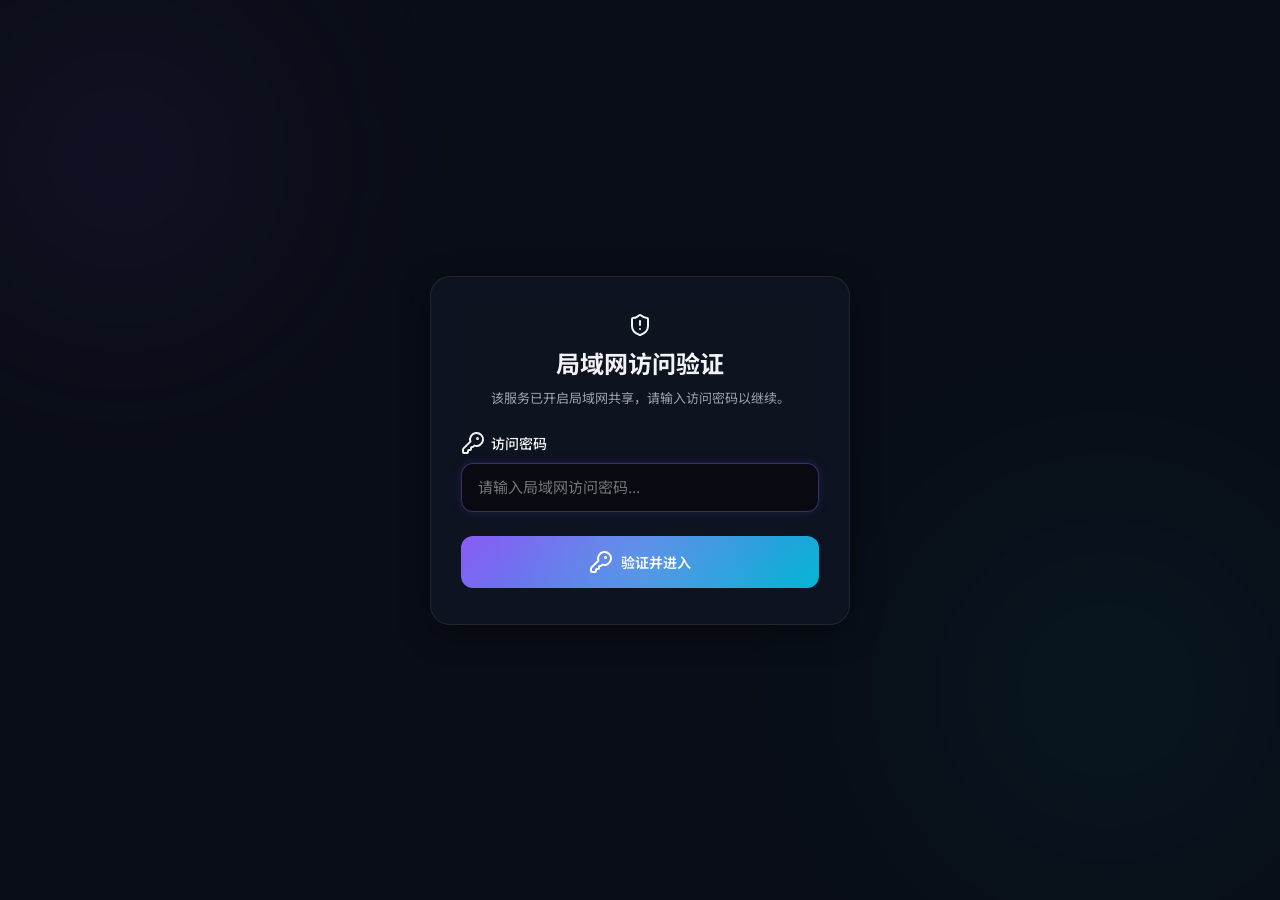
<file: templates/login.html>
<!DOCTYPE html>
<html lang="zh-CN">
<head>
    <meta charset="UTF-8">
    <meta name="viewport" content="width=device-width, initial-scale=1.0">
    <title>Z_PDF_Unlocker - 访问验证</title>
    <link rel="shortcut icon" href="/static/favicon.ico" type="image/x-icon">
    <!-- Google Fonts -->
    <link rel="preconnect" href="https://fonts.googleapis.com">
    <link rel="preconnect" href="https://fonts.gstatic.com" crossorigin>
    <link href="https://fonts.googleapis.com/css2?family=Outfit:wght@300;400;500;600;700&family=Noto+Sans+SC:wght@300;400;500;700&display=swap" rel="stylesheet">
    <!-- Lucide Icons -->
    <script src="/static/lucide.min.js"></script>
    <link rel="stylesheet" href="/static/style.css">
    <style>
        .login-container {
            width: 100%;
            max-width: 420px;
            margin: auto;
            animation: fade-in-up 0.6s ease-out;
        }
        .login-card {
            display: flex;
            flex-direction: column;
            gap: 24px;
            text-align: center;
            padding: 36px 30px;
        }
        .login-header {
            display: flex;
            flex-direction: column;
            align-items: center;
            gap: 8px;
        }
        .login-header i {
            width: 48px;
            height: 48px;
            color: var(--accent-cyan);
            margin-bottom: 8px;
            filter: drop-shadow(0 0 10px rgba(6, 182, 212, 0.4));
        }
        .error-message {
            color: var(--danger);
            font-size: 13px;
            background: var(--danger-bg);
            border: 1px solid var(--danger-border);
            padding: 10px 14px;
            border-radius: 10px;
            display: none;
            text-align: left;
        }
    </style>
</head>
<body>
    <div class="background-decorations">
        <div class="blob blob-1"></div>
        <div class="blob blob-2"></div>
    </div>

    <div class="login-container">
        <div class="login-card glass-panel">
            <div class="login-header">
                <i data-lucide="shield-alert"></i>
                <h2>局域网访问验证</h2>
                <p style="color: var(--text-secondary); font-size: 13px;">该服务已开启局域网共享，请输入访问密码以继续。</p>
            </div>
            
            <div class="error-message" id="error-box"></div>

            <div class="input-group" style="text-align: left;">
                <label for="lan-password">
                    <i data-lucide="key-round"></i>访问密码
                </label>
                <div class="password-wrapper">
                    <input type="password" id="lan-password" placeholder="请输入局域网访问密码..." autofocus>
                </div>
            </div>

            <button id="btn-login" class="btn btn-primary btn-glow">
                <i data-lucide="key-round"></i>
                验证并进入
            </button>
        </div>
    </div>

    <script>
        // 初始化 Lucide 图标
        lucide.createIcons();

        const passwordInput = document.getElementById('lan-password');
        const loginBtn = document.getElementById('btn-login');
        const errorBox = document.getElementById('error-box');

        async function doLogin() {
            const password = passwordInput.value.trim();
            if (!password) {
                showError('请输入访问密码！');
                return;
            }

            loginBtn.disabled = true;
            loginBtn.innerHTML = '验证中...';
            errorBox.style.display = 'none';

            try {
                const response = await fetch('/api/login', {
                    method: 'POST',
                    headers: { 'Content-Type': 'application/json' },
                    body: JSON.stringify({ password })
                });
                const data = await response.json();
                if (response.ok && data.success) {
                    window.location.reload();
                } else {
                    showError(data.error || '验证失败，密码错误。');
                }
            } catch (err) {
                showError('无法连接到服务，请检查网络。');
            } finally {
                loginBtn.disabled = false;
                loginBtn.innerHTML = '<i data-lucide="key-round"></i>验证并进入';
                lucide.createIcons();
            }
        }

        function showError(msg) {
            errorBox.textContent = msg;
            errorBox.style.display = 'block';
            passwordInput.focus();
        }

        loginBtn.addEventListener('click', doLogin);
        passwordInput.addEventListener('keydown', (e) => {
            if (e.key === 'Enter') {
                doLogin();
            }
        });
    </script>
</body>
</html>
</file>
<file: static/style.css>
/* ==========================================================================
   CSS Design System: Dark Glassmorphism Upload Portal
   ========================================================================== */

:root {
    --bg-primary: #090d16;
    --card-bg: rgba(17, 24, 39, 0.65);
    --card-border: rgba(255, 255, 255, 0.08);
    --card-border-focus: rgba(139, 92, 246, 0.4);
    
    --text-primary: #f3f4f6;
    --text-secondary: #9ca3af;
    --text-muted: #6b7280;
    
    --accent-purple: #8b5cf6;
    --accent-cyan: #06b6d4;
    --accent-gradient: linear-gradient(135deg, #8b5cf6, #06b6d4);
    
    --success: #10b981;
    --success-bg: rgba(16, 185, 129, 0.1);
    --success-border: rgba(16, 185, 129, 0.2);
    
    --warning: #f59e0b;
    --warning-bg: rgba(245, 158, 11, 0.1);
    --warning-border: rgba(245, 158, 11, 0.2);

    --danger: #ef4444;
    --danger-bg: rgba(239, 68, 68, 0.1);
    --danger-border: rgba(239, 68, 68, 0.2);

    --shadow-glow: 0 0 25px rgba(139, 92, 246, 0.25);
    --shadow-glow-cyan: 0 0 25px rgba(6, 182, 212, 0.3);
    --transition-smooth: all 0.3s cubic-bezier(0.4, 0, 0.2, 1);
}

/* Base resets */
* {
    margin: 0;
    padding: 0;
    box-sizing: border-box;
}

body {
    font-family: 'Outfit', 'Noto Sans SC', system-ui, -apple-system, BlinkMacSystemFont, "Segoe UI", Roboto, sans-serif;
    background-color: var(--bg-primary);
    color: var(--text-primary);
    min-height: 100vh;
    display: flex;
    justify-content: center;
    align-items: center;
    overflow-x: hidden;
    position: relative;
    padding: 20px;
}

/* Ambient Background Blobs */
.background-decorations {
    position: absolute;
    top: 0;
    left: 0;
    width: 100%;
    height: 100%;
    z-index: -1;
    overflow: hidden;
    pointer-events: none;
}

.blob {
    position: absolute;
    border-radius: 50%;
    filter: blur(100px);
    opacity: 0.55;
    animation: blob-float 12s infinite alternate ease-in-out;
}

.blob-1 {
    top: -10%;
    left: -10%;
    width: 500px;
    height: 500px;
    background: radial-gradient(circle, rgba(139, 92, 246, 0.18) 0%, rgba(0,0,0,0) 70%);
}

.blob-2 {
    bottom: -10%;
    right: -10%;
    width: 600px;
    height: 600px;
    background: radial-gradient(circle, rgba(6, 182, 212, 0.15) 0%, rgba(0,0,0,0) 70%);
    animation-delay: -6s;
}

@keyframes blob-float {
    0% { transform: translate(0, 0) scale(1); }
    100% { transform: translate(40px, 60px) scale(1.15); }
}

/* App Container */
.app-container {
    width: 100%;
    max-width: 760px;
    display: flex;
    flex-direction: column;
    gap: 24px;
    animation: fade-in-up 0.6s ease-out;
}

@keyframes fade-in-up {
    from { opacity: 0; transform: translateY(20px); }
    to { opacity: 1; transform: translateY(0); }
}

/* Header */
.app-header {
    display: flex;
    justify-content: space-between;
    align-items: center;
    padding: 10px 5px;
}

.logo-area {
    display: flex;
    align-items: center;
    gap: 16px;
}

.logo-icon-wrapper {
    width: 52px;
    height: 52px;
    border-radius: 16px;
    background: var(--accent-gradient);
    display: flex;
    align-items: center;
    justify-content: center;
    box-shadow: var(--shadow-glow);
}

.logo-icon {
    width: 24px;
    height: 24px;
    color: white;
}

.animate-pulse {
    animation: pulse-glow 2.5s infinite;
}

@keyframes pulse-glow {
    0%, 100% { transform: scale(1); filter: drop-shadow(0 0 2px white); }
    50% { transform: scale(1.08); filter: drop-shadow(0 0 8px rgba(255,255,255,0.8)); }
}

.app-header h1 {
    font-size: 24px;
    font-weight: 700;
    letter-spacing: 0.5px;
    background: var(--accent-gradient);
    -webkit-background-clip: text;
    -webkit-text-fill-color: transparent;
}

.app-header .subtitle {
    font-size: 14px;
    color: var(--text-secondary);
    margin-top: 2px;
}

/* Glassmorphism Panel */
.glass-panel {
    background: var(--card-bg);
    border: 1px solid var(--card-border);
    backdrop-filter: blur(20px);
    -webkit-backdrop-filter: blur(20px);
    border-radius: 20px;
    padding: 24px;
    box-shadow: 0 8px 32px 0 rgba(0, 0, 0, 0.37);
    transition: var(--transition-smooth);
}

/* Upload Dropzone */
.upload-dropzone {
    display: flex;
    flex-direction: column;
    align-items: center;
    justify-content: center;
    padding: 40px 24px;
    border: 2px dashed rgba(139, 92, 246, 0.25);
    cursor: pointer;
    text-align: center;
    gap: 12px;
    position: relative;
}

.upload-dropzone:hover, .upload-dropzone.dragover {
    border-color: var(--accent-cyan);
    background: rgba(17, 24, 39, 0.8);
    box-shadow: 0 0 20px rgba(6, 182, 212, 0.1);
}

.upload-icon {
    width: 56px;
    height: 56px;
    color: var(--accent-purple);
    filter: drop-shadow(0 0 10px rgba(139, 92, 246, 0.3));
    margin-bottom: 6px;
    transition: var(--transition-smooth);
}

.upload-dropzone:hover .upload-icon {
    color: var(--accent-cyan);
    transform: translateY(-4px) scale(1.05);
}

.upload-dropzone h3 {
    font-size: 18px;
    font-weight: 600;
}

.upload-dropzone p {
    font-size: 13px;
    color: var(--text-secondary);
    max-width: 440px;
}

.upload-buttons-row {
    display: flex;
    gap: 12px;
    margin-top: 14px;
    pointer-events: auto; /* Allow buttons inside dropzone to be clicked */
    z-index: 10;
}

/* Control Card (Password Input) */
.control-card {
    display: flex;
    flex-direction: column;
    gap: 20px;
}

.input-group {
    display: flex;
    flex-direction: column;
    gap: 8px;
}

.input-group label {
    font-size: 14px;
    font-weight: 500;
    color: var(--text-primary);
    display: flex;
    align-items: center;
    gap: 6px;
}

.input-group label i {
    width: 16px;
    height: 16px;
    color: var(--accent-cyan);
}

.password-wrapper {
    position: relative;
    width: 100%;
}

.password-wrapper input {
    width: 100%;
    padding: 14px 50px 14px 16px;
    background: rgba(0, 0, 0, 0.3);
    border: 1px solid var(--card-border);
    border-radius: 12px;
    color: var(--text-primary);
    font-size: 15px;
    outline: none;
    transition: var(--transition-smooth);
    font-family: inherit;
}

.password-wrapper input:focus {
    border-color: var(--card-border-focus);
    box-shadow: 0 0 10px rgba(139, 92, 246, 0.15);
    background: rgba(0, 0, 0, 0.45);
}

#toggle-password {
    position: absolute;
    right: 12px;
    top: 50%;
    transform: translateY(-50%);
    background: none;
    border: none;
    color: var(--text-muted);
    cursor: pointer;
    padding: 6px;
    border-radius: 8px;
    display: flex;
    align-items: center;
    justify-content: center;
    transition: var(--transition-smooth);
}

#toggle-password:hover {
    color: var(--text-primary);
    background: rgba(255, 255, 255, 0.05);
}

.action-buttons {
    display: flex;
    gap: 12px;
}

/* Buttons */
.btn {
    display: inline-flex;
    align-items: center;
    justify-content: center;
    gap: 8px;
    padding: 14px 24px;
    font-size: 14px;
    font-weight: 600;
    border-radius: 12px;
    border: none;
    cursor: pointer;
    transition: var(--transition-smooth);
    font-family: inherit;
    color: white;
}

.btn:disabled {
    opacity: 0.4;
    cursor: not-allowed;
    transform: none !important;
    box-shadow: none !important;
}

.btn-sm {
    padding: 8px 16px;
    font-size: 12px;
    border-radius: 8px;
}

.btn-primary {
    background: var(--accent-gradient);
    flex: 1;
}

.btn-primary:not(:disabled):hover {
    transform: translateY(-2px);
    box-shadow: var(--shadow-glow);
}

.btn-primary:active {
    transform: translateY(0);
}

.btn-glow {
    position: relative;
    overflow: hidden;
}

.btn-glow::after {
    content: '';
    position: absolute;
    top: -50%;
    left: -50%;
    width: 200%;
    height: 200%;
    background: radial-gradient(circle, rgba(255,255,255,0.1) 0%, rgba(255,255,255,0) 80%);
    transform: scale(0.5);
    transition: transform 0.5s ease-out;
    pointer-events: none;
}

.btn-glow:not(:disabled):hover::after {
    transform: scale(1.2);
}

.btn-secondary {
    background: rgba(255, 255, 255, 0.05);
    border: 1px solid var(--card-border);
    color: var(--text-primary);
}

.btn-secondary:hover {
    background: rgba(255, 255, 255, 0.1);
    border-color: rgba(255, 255, 255, 0.2);
}

.btn-danger {
    background: linear-gradient(135deg, #ef4444, #b91c1c);
    border: 1px solid rgba(239, 68, 68, 0.2);
    color: white;
}

.btn-danger:hover {
    background: linear-gradient(135deg, #f87171, #dc2626);
    box-shadow: 0 0 15px rgba(239, 68, 68, 0.4);
    transform: translateY(-2px);
}

.btn-danger:active {
    transform: translateY(0);
}

/* Files Card */
.files-card {
    display: flex;
    flex-direction: column;
    gap: 16px;
    max-height: 380px;
}

.card-header {
    display: flex;
    justify-content: space-between;
    align-items: center;
    border-bottom: 1px solid rgba(255, 255, 255, 0.05);
    padding-bottom: 12px;
}

.card-header h2 {
    font-size: 16px;
    font-weight: 600;
    display: flex;
    align-items: center;
    gap: 8px;
}

.header-icon {
    color: var(--accent-purple);
}

.file-count-badge {
    background: rgba(255, 255, 255, 0.05);
    border: 1px solid var(--card-border);
    padding: 4px 10px;
    border-radius: 20px;
    font-size: 12px;
    color: var(--text-secondary);
}

/* File List Container */
.file-list-container {
    position: relative;
    overflow-y: auto;
    flex: 1;
    padding-right: 4px;
}

/* Scrollbar styles */
.file-list-container::-webkit-scrollbar {
    width: 6px;
}
.file-list-container::-webkit-scrollbar-track {
    background: transparent;
}
.file-list-container::-webkit-scrollbar-thumb {
    background: rgba(255, 255, 255, 0.1);
    border-radius: 4px;
}
.file-list-container::-webkit-scrollbar-thumb:hover {
    background: rgba(255, 255, 255, 0.2);
}

.file-list {
    list-style: none;
    display: flex;
    flex-direction: column;
    gap: 10px;
}

.file-item {
    display: flex;
    align-items: center;
    justify-content: space-between;
    padding: 12px 16px;
    border-radius: 12px;
    background: rgba(255, 255, 255, 0.02);
    border: 1px solid rgba(255, 255, 255, 0.03);
    transition: var(--transition-smooth);
}

.file-item:hover {
    background: rgba(255, 255, 255, 0.04);
    border-color: rgba(255, 255, 255, 0.08);
}

.file-info {
    display: flex;
    align-items: center;
    gap: 14px;
    flex: 1;
    min-width: 0;
}

.file-icon-wrapper {
    width: 38px;
    height: 38px;
    border-radius: 10px;
    background: rgba(139, 92, 246, 0.1);
    border: 1px solid rgba(139, 92, 246, 0.15);
    display: flex;
    align-items: center;
    justify-content: center;
    color: var(--accent-purple);
}

.file-details {
    display: flex;
    flex-direction: column;
    gap: 3px;
    min-width: 0;
}

.file-name {
    font-size: 14px;
    font-weight: 500;
    color: var(--text-primary);
    white-space: nowrap;
    overflow: hidden;
    text-overflow: ellipsis;
}

.file-meta {
    display: flex;
    align-items: center;
    gap: 8px;
    font-size: 11px;
    color: var(--text-secondary);
}

.btn-remove-file {
    background: none;
    border: none;
    color: var(--text-muted);
    cursor: pointer;
    padding: 6px;
    border-radius: 8px;
    display: flex;
    align-items: center;
    justify-content: center;
    transition: var(--transition-smooth);
}

.btn-remove-file:hover {
    color: var(--danger);
    background: rgba(239, 68, 68, 0.1);
}

/* Warnings and filters */
.filter-warning {
    display: flex;
    align-items: center;
    gap: 8px;
    padding: 10px 14px;
    border-radius: 10px;
    background: var(--warning-bg);
    border: 1px solid var(--warning-border);
    color: var(--warning);
    font-size: 12px;
    margin-top: 10px;
}

.filter-warning i {
    width: 14px;
    height: 14px;
    flex-shrink: 0;
}

.hidden {
    display: none !important;
}

/* Toast System */
.toast-container {
    position: fixed;
    bottom: 24px;
    right: 24px;
    display: flex;
    flex-direction: column;
    gap: 10px;
    z-index: 1000;
}

.toast {
    display: flex;
    align-items: center;
    gap: 12px;
    padding: 14px 20px;
    border-radius: 12px;
    background: rgba(17, 24, 39, 0.95);
    border-left: 4px solid var(--accent-purple);
    box-shadow: 0 10px 15px -3px rgba(0, 0, 0, 0.5);
    color: var(--text-primary);
    font-size: 14px;
    min-width: 280px;
    max-width: 400px;
    animation: toast-slide-in 0.35s cubic-bezier(0.34, 1.56, 0.64, 1);
    transition: var(--transition-smooth);
}

.toast.toast-success { border-left-color: var(--success); }
.toast.toast-error { border-left-color: var(--danger); }
.toast.toast-info { border-left-color: var(--accent-cyan); }

.toast.toast-fade-out {
    opacity: 0;
    transform: translateY(10px) scale(0.9);
}

.toast-icon {
    width: 18px;
    height: 18px;
    flex-shrink: 0;
}

.toast.toast-success .toast-icon { color: var(--success); }
.toast.toast-error .toast-icon { color: var(--danger); }
.toast.toast-info .toast-icon { color: var(--accent-cyan); }

@keyframes toast-slide-in {
    from { transform: translateY(30px) scale(0.9); opacity: 0; }
    to { transform: translateY(0) scale(1); opacity: 1; }
}

/* Footer */
.app-footer {
    text-align: center;
    font-size: 12px;
    color: var(--text-muted);
    padding: 10px 0;
}

/* Responsive adjustments */
@media (max-width: 600px) {
    body { padding: 12px; }
    .app-container { gap: 16px; }
    .glass-panel { padding: 16px; }
    .action-buttons { flex-direction: column; }
    .upload-buttons-row { flex-direction: column; width: 100%; }
    .upload-buttons-row button { width: 100%; }
}

/* Mode Badges */
.mode-badge {
    display: inline-flex;
    align-items: center;
    gap: 4px;
    padding: 4px 10px;
    border-radius: 6px;
    font-size: 11px;
    font-weight: 600;
    text-transform: uppercase;
    letter-spacing: 0.5px;
}

.mode-local {
    background-color: rgba(16, 185, 129, 0.12);
    border: 1px solid rgba(16, 185, 129, 0.2);
    color: #34d399;
}

.mode-lan {
    background-color: rgba(245, 158, 11, 0.12);
    border: 1px solid rgba(245, 158, 11, 0.2);
    color: #fbbf24;
}
</file>
